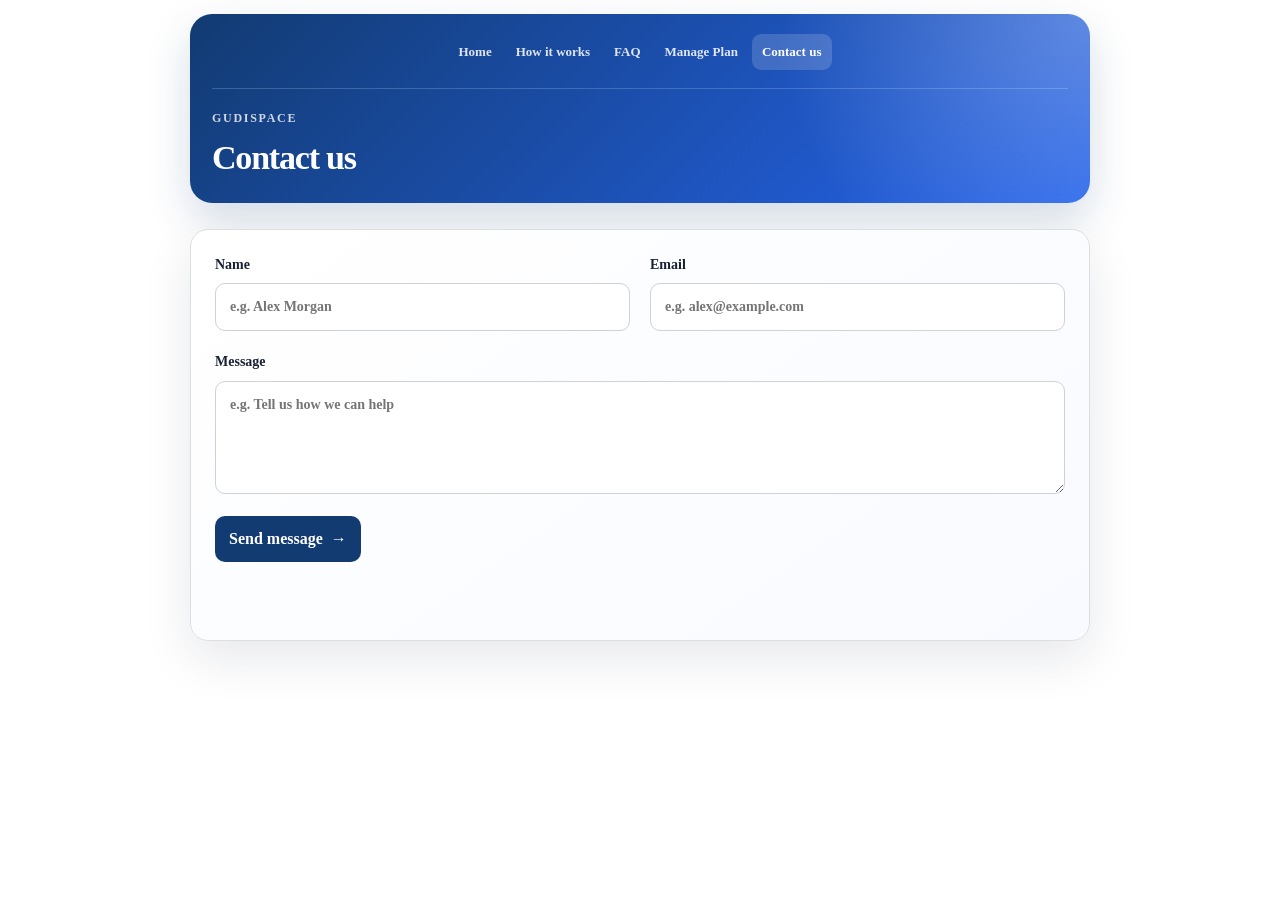
<file: contact-us.html>
<!doctype html>
<html lang="en">
  <head>
    <meta charset="UTF-8" />
    <meta name="viewport" content="width=device-width, initial-scale=1.0" />
    <meta name="description" content="Get in touch with the GudiSpace team." />
    <title>Contact us | GudiSpace</title>
    <link rel="stylesheet" href="styles.css?v=168" />
    <script src="navigation.js?v=168" defer></script>
  </head>
  <body>
    <header class="builder-header content-page-header">
      <nav class="builder-topbar" aria-label="GudiSpace navigation">
        <button class="builder-menu-toggle" id="builder-menu-toggle" type="button" aria-expanded="false" aria-controls="builder-navigation" aria-label="Open navigation"><span></span><span></span><span></span></button>
        <div class="builder-navigation" id="builder-navigation">
          <a href="index.html" data-config-text="navigation.home">Home</a>
          <a href="how-it-works.html" data-config-text="navigation.howItWorks">How it works</a>
          <a href="examples.html" data-navigation-key="examples" data-config-text="navigation.examples" hidden>Examples</a>
          <a href="pricing.html" data-navigation-key="pricing" data-config-text="navigation.pricing" hidden>Pricing</a>
          <a href="faq.html" data-config-text="navigation.faq">FAQ</a>
          <a href="manage_plan.html" data-navigation-key="managePlan" data-config-text="navigation.managePlan">Manage Plan</a>
          <a class="active" href="contact-us.html" data-config-text="navigation.contactUs">Contact us</a>
        </div>
      </nav>
      <div class="content-page-intro">
        <p class="eyebrow" data-config-text="brand.name">GudiSpace</p>
        <h1 data-config-text="headings.contactUs">Contact us</h1>
      </div>
    </header>
    <main class="content-page">
      <section class="home-panel contact-us-panel" id="contact-us">
        <form id="builder-contact-form">
          <div class="field-grid">
            <label>
              Name
              <input name="name" required placeholder="e.g. Alex Morgan" />
            </label>
            <label>
              Email
              <input name="email" type="email" required placeholder="e.g. alex@example.com" />
            </label>
            <label class="full-width">
              Message
              <textarea name="message" required rows="4" placeholder="e.g. Tell us how we can help"></textarea>
            </label>
          </div>
          <button class="home-panel-action" type="submit">Send message <span aria-hidden="true">→</span></button>
          <p id="contact-us-status" class="home-panel-status" role="status" aria-live="polite"></p>
        </form>
      </section>
    </main>
  </body>
</html>
</file>
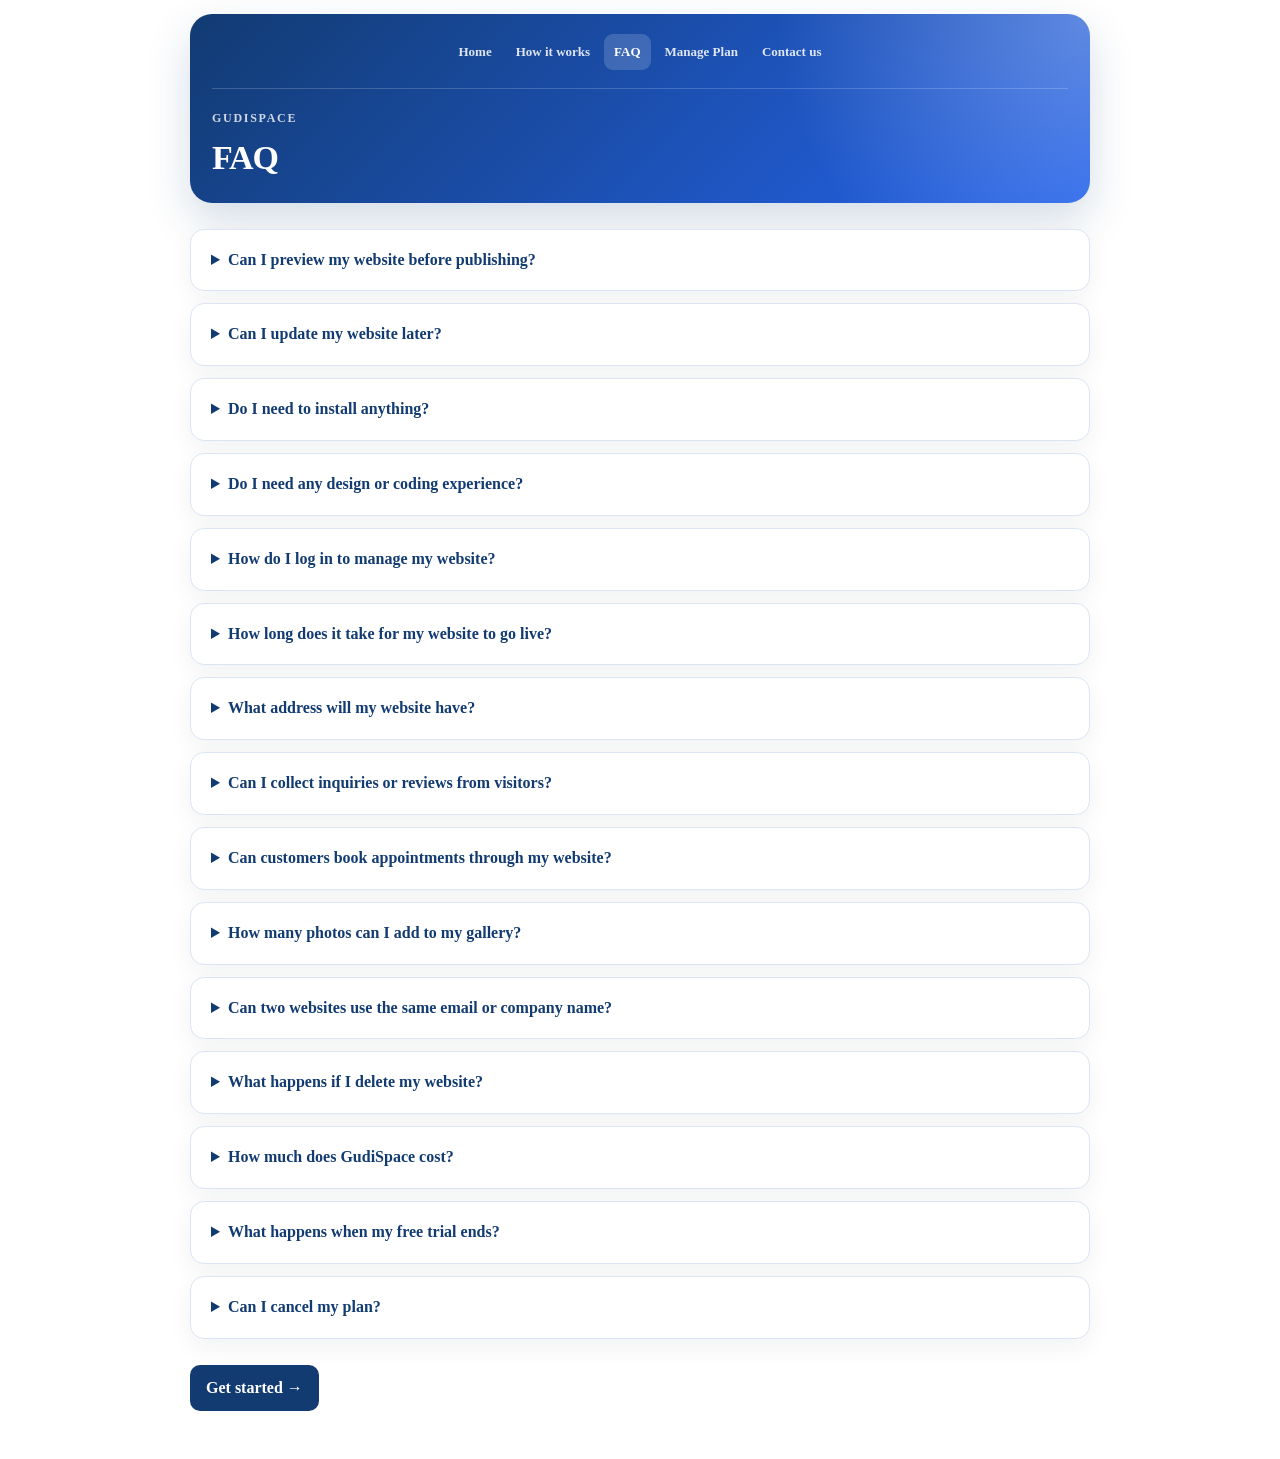
<file: faq.html>
<!doctype html>
<html lang="en">
  <head>
    <meta charset="UTF-8" />
    <meta name="viewport" content="width=device-width, initial-scale=1.0" />
    <meta name="description" content="Frequently asked questions about GudiSpace." />
    <title>FAQ | GudiSpace</title>
    <link rel="stylesheet" href="styles.css?v=168" />
    <script src="navigation.js?v=168" defer></script>
  </head>
  <body>
    <header class="builder-header content-page-header">
      <nav class="builder-topbar" aria-label="GudiSpace navigation">
        <button class="builder-menu-toggle" id="builder-menu-toggle" type="button" aria-expanded="false" aria-controls="builder-navigation" aria-label="Open navigation"><span></span><span></span><span></span></button>
        <div class="builder-navigation" id="builder-navigation">
          <a href="index.html" data-config-text="navigation.home">Home</a>
          <a href="how-it-works.html" data-config-text="navigation.howItWorks">How it works</a>
          <a href="examples.html" data-navigation-key="examples" data-config-text="navigation.examples" hidden>Examples</a>
          <a href="pricing.html" data-navigation-key="pricing" data-config-text="navigation.pricing" hidden>Pricing</a>
          <a class="active" href="faq.html" data-config-text="navigation.faq">FAQ</a>
          <a href="manage_plan.html" data-navigation-key="managePlan" data-config-text="navigation.managePlan">Manage Plan</a>
          <a href="contact-us.html" data-config-text="navigation.contactUs">Contact us</a>
        </div>
      </nav>
      <div class="content-page-intro">
        <p class="eyebrow" data-config-text="brand.name">GudiSpace</p>
        <h1 data-config-text="headings.faq">FAQ</h1>
      </div>
    </header>
    <main class="content-page">
      <div class="faq-list" data-faq-list></div>
      <a class="page-primary-action" href="index.html#home-options">Get started <span aria-hidden="true">→</span></a>
    </main>
  </body>
</html>
</file>
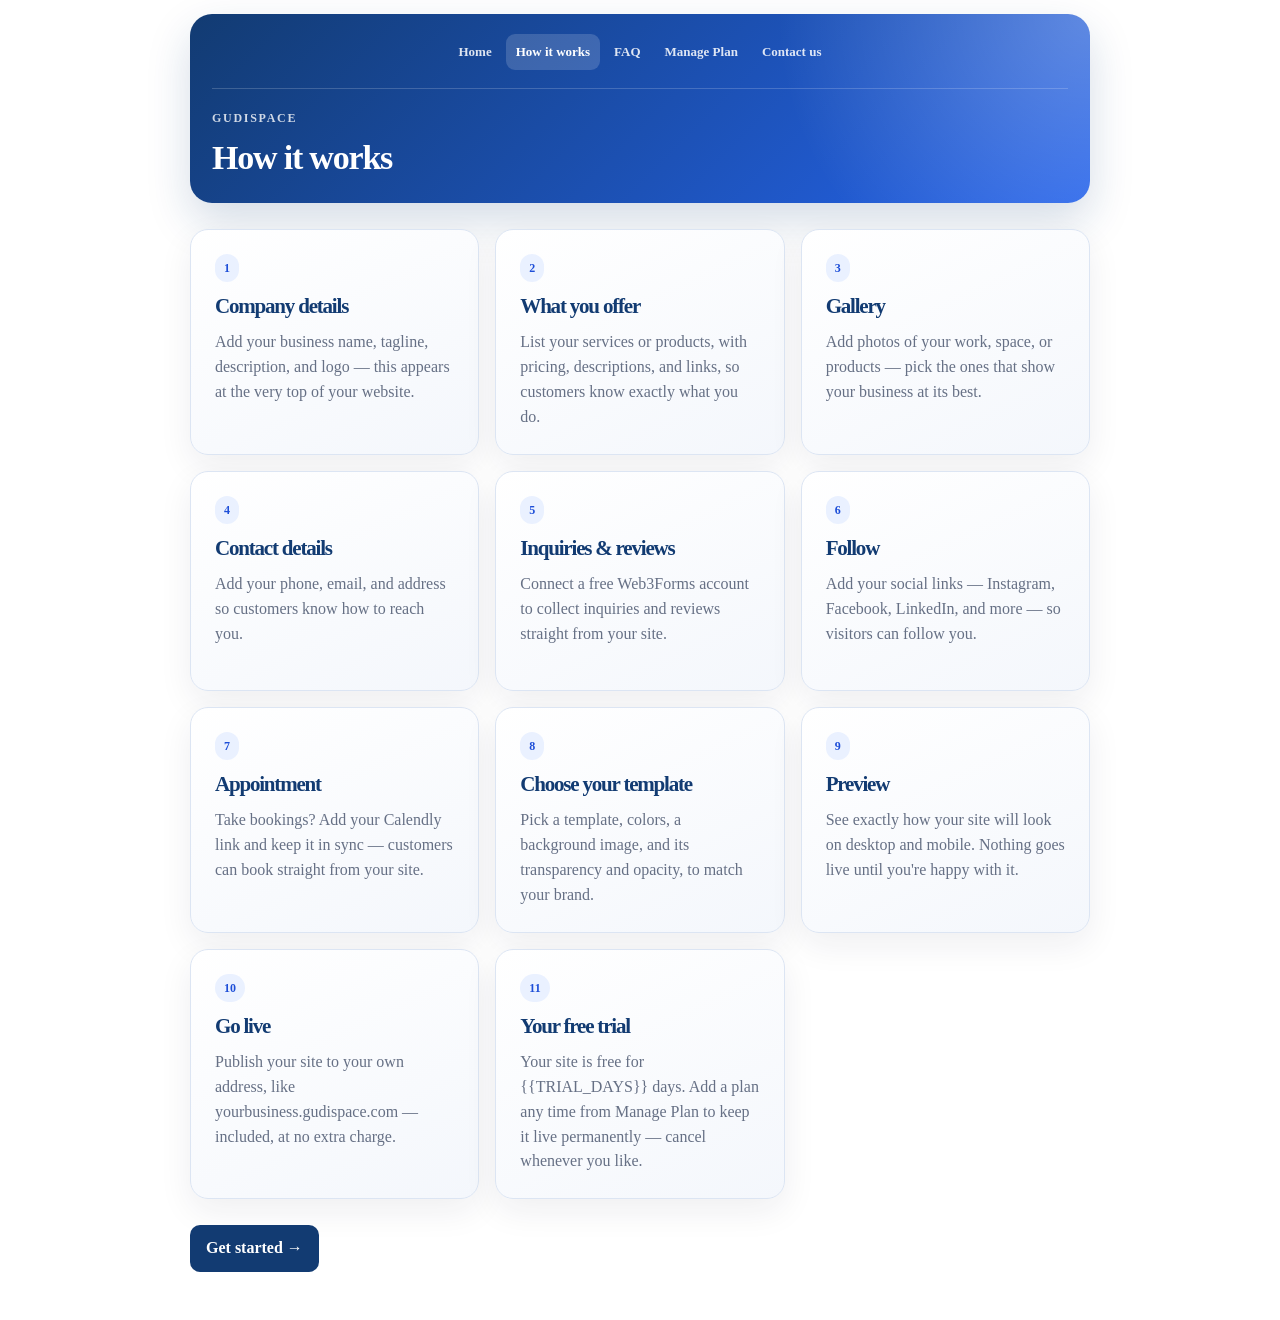
<file: how-it-works.html>
<!doctype html>
<html lang="en">
  <head>
    <meta charset="UTF-8" />
    <meta name="viewport" content="width=device-width, initial-scale=1.0" />
    <meta name="description" content="Learn how GudiSpace builds and publishes your business website." />
    <title>How it works | GudiSpace</title>
    <link rel="stylesheet" href="styles.css?v=168" />
    <script src="navigation.js?v=168" defer></script>
  </head>
  <body>
    <header class="builder-header content-page-header">
      <nav class="builder-topbar" aria-label="GudiSpace navigation">
        <button class="builder-menu-toggle" id="builder-menu-toggle" type="button" aria-expanded="false" aria-controls="builder-navigation" aria-label="Open navigation"><span></span><span></span><span></span></button>
        <div class="builder-navigation" id="builder-navigation">
          <a href="index.html" data-config-text="navigation.home">Home</a>
          <a class="active" href="how-it-works.html" data-config-text="navigation.howItWorks">How it works</a>
          <a href="examples.html" data-navigation-key="examples" data-config-text="navigation.examples" hidden>Examples</a>
          <a href="pricing.html" data-navigation-key="pricing" data-config-text="navigation.pricing" hidden>Pricing</a>
          <a href="faq.html" data-config-text="navigation.faq">FAQ</a>
          <a href="manage_plan.html" data-navigation-key="managePlan" data-config-text="navigation.managePlan">Manage Plan</a>
          <a href="contact-us.html" data-config-text="navigation.contactUs">Contact us</a>
        </div>
      </nav>
      <div class="content-page-intro">
        <p class="eyebrow" data-config-text="brand.name">GudiSpace</p>
        <h1 data-config-text="headings.howItWorks">How it works</h1>
      </div>
    </header>
    <main class="content-page">
      <div class="landing-card-grid" data-how-it-works-list></div>
      <a class="page-primary-action" href="index.html#home-options">Get started <span aria-hidden="true">→</span></a>
    </main>
  </body>
</html>
</file>
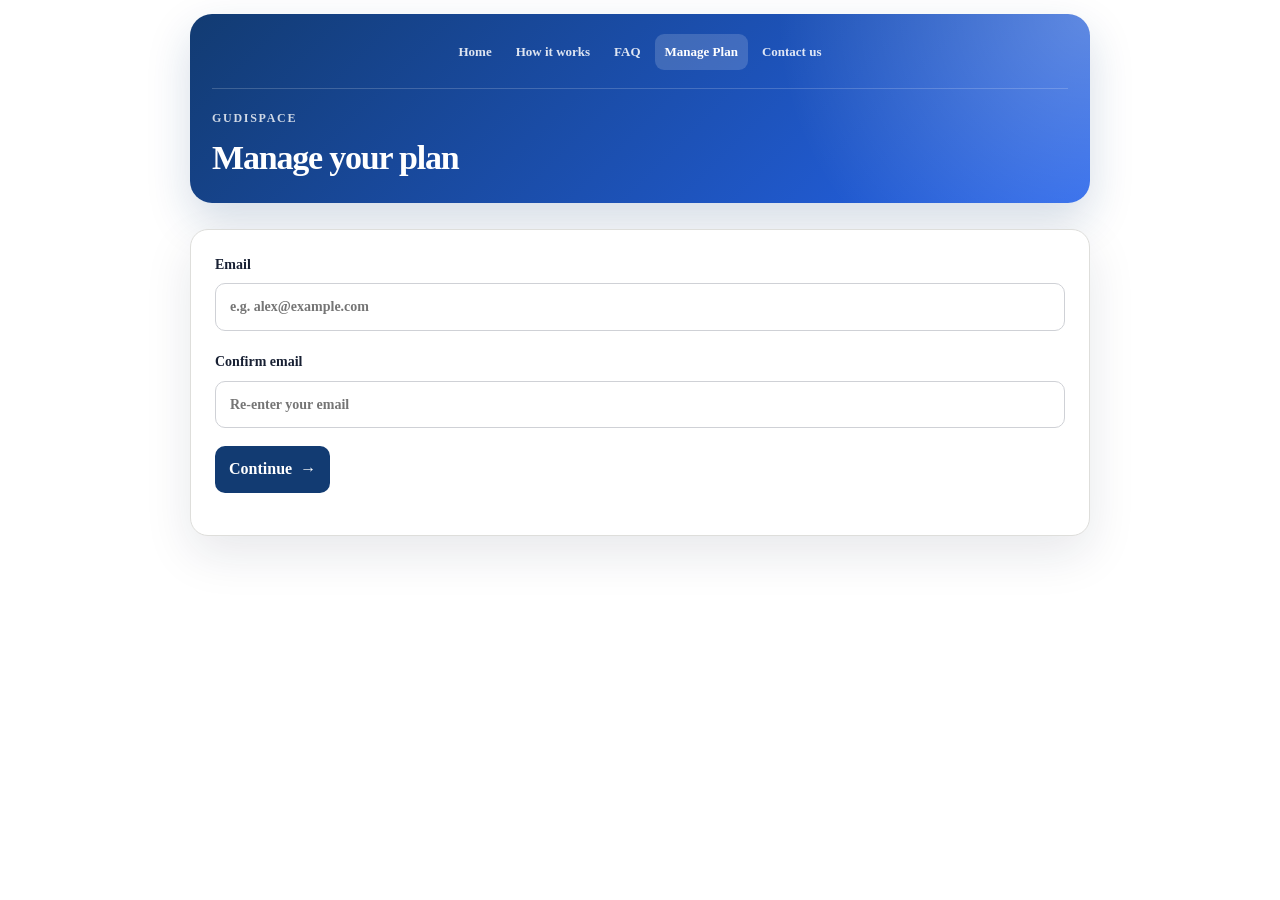
<file: manage_plan.html>
<!doctype html>
<html lang="en">
  <head>
    <meta charset="UTF-8" />
    <meta name="viewport" content="width=device-width, initial-scale=1.0" />
    <meta name="description" content="Add, manage, or cancel your GudiSpace plan." />
    <title>Manage plan | GudiSpace</title>
    <link rel="stylesheet" href="styles.css?v=168" />
    <script src="navigation.js?v=168" defer></script>
    <script src="manage-plan.js?v=168" defer></script>
  </head>
  <body>
    <header class="builder-header content-page-header">
      <nav class="builder-topbar" aria-label="GudiSpace navigation">
        <button class="builder-menu-toggle" id="builder-menu-toggle" type="button" aria-expanded="false" aria-controls="builder-navigation" aria-label="Open navigation"><span></span><span></span><span></span></button>
        <div class="builder-navigation" id="builder-navigation">
          <a href="index.html" data-config-text="navigation.home">Home</a>
          <a href="how-it-works.html" data-config-text="navigation.howItWorks">How it works</a>
          <a href="examples.html" data-navigation-key="examples" data-config-text="navigation.examples" hidden>Examples</a>
          <a href="pricing.html" data-navigation-key="pricing" data-config-text="navigation.pricing" hidden>Pricing</a>
          <a href="faq.html" data-config-text="navigation.faq">FAQ</a>
          <a class="active" href="manage_plan.html" data-navigation-key="managePlan" data-config-text="navigation.managePlan">Manage Plan</a>
          <a href="contact-us.html" data-config-text="navigation.contactUs">Contact us</a>
        </div>
      </nav>
      <div class="content-page-intro">
        <p class="eyebrow" data-config-text="brand.name">GudiSpace</p>
        <h1 data-config-text="headings.managePlan">Manage your plan</h1>
      </div>
    </header>
    <main class="content-page">
      <section class="home-panel">
        <div class="field-grid">
          <label class="full-width">
            Email
            <input id="plan-email" type="email" required placeholder="e.g. alex@example.com" />
          </label>
          <label class="full-width">
            Confirm email
            <input id="plan-email-confirm" type="email" required placeholder="Re-enter your email" />
          </label>
        </div>
        <button id="plan-lookup" class="home-panel-action" type="button">Continue <span aria-hidden="true">→</span></button>
        <p id="plan-status" class="home-panel-status" role="status" aria-live="polite"></p>
      </section>

      <section id="plan-options" class="home-panel" hidden>
        <div class="home-panel-heading">
          <h3>Add a plan</h3>
        </div>
        <div class="landing-card-grid" style="grid-template-columns: repeat(2, minmax(0, 1fr));">
          <article class="pricing-tile">
            <h2>Monthly</h2>
            <strong id="plan-monthly-price" class="pricing-value"></strong>
            <button id="plan-monthly" class="home-panel-action" type="button">Pay monthly</button>
          </article>
          <article class="pricing-tile">
            <h2>Yearly</h2>
            <strong id="plan-yearly-price" class="pricing-value"></strong>
            <button id="plan-yearly" class="home-panel-action" type="button">Pay yearly</button>
          </article>
        </div>
      </section>

      <section id="plan-otp-section" class="home-panel" hidden>
        <div class="home-panel-heading">
          <h3>Manage your plan</h3>
          <p>Switch between monthly and yearly, update your card, or cancel.</p>
        </div>
        <button id="plan-send-otp" class="home-panel-action" type="button">Send verification code</button>
        <div class="field-grid">
          <label class="full-width">
            Verification code
            <input id="plan-otp" inputmode="numeric" placeholder="6-digit code" />
          </label>
        </div>
        <button id="plan-open-portal" class="home-panel-action" type="button">Open billing portal <span aria-hidden="true">→</span></button>
        <p id="plan-manage-status" class="home-panel-status" role="status" aria-live="polite"></p>
      </section>
    </main>
  </body>
</html>
</file>
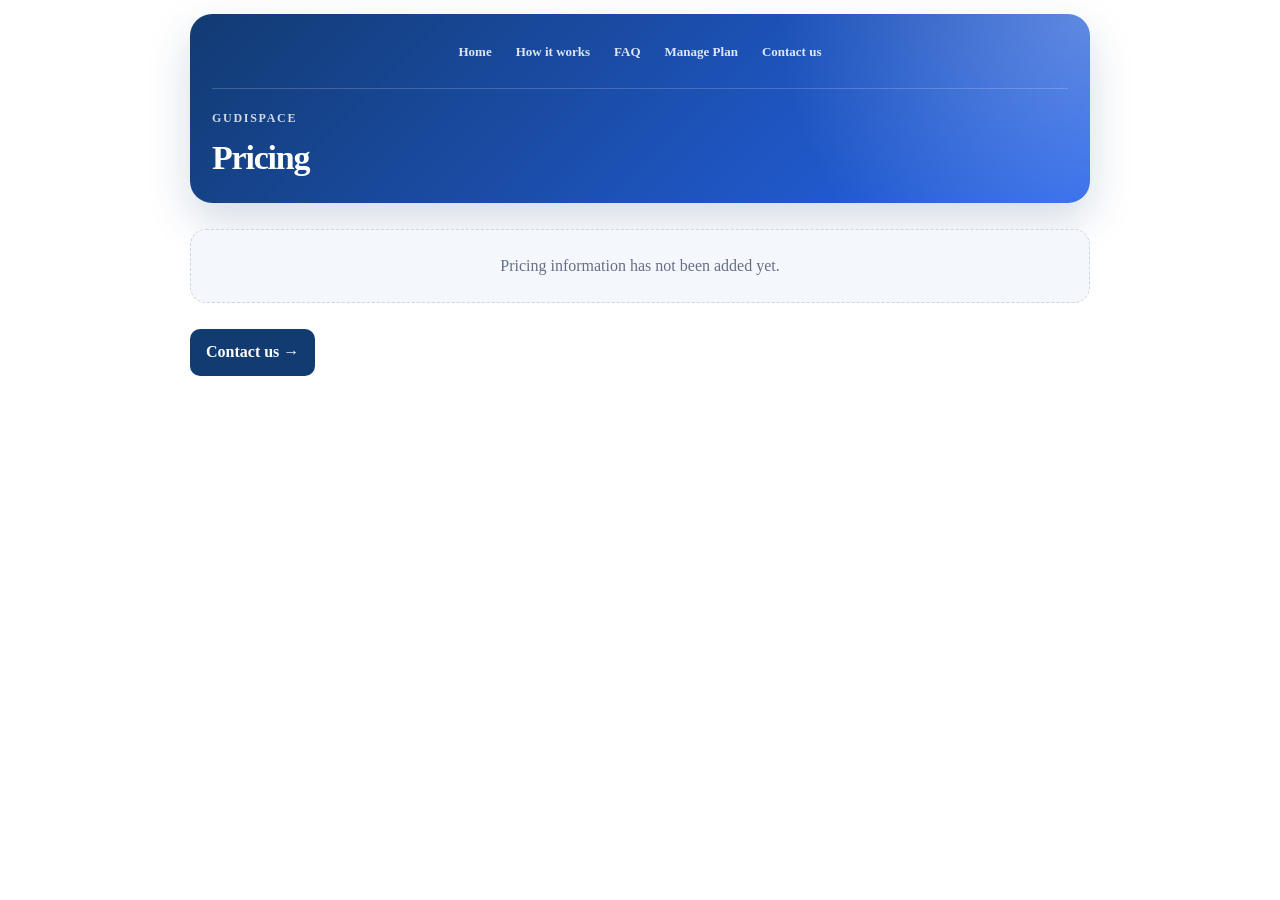
<file: pricing.html>
<!doctype html>
<html lang="en">
  <head>
    <meta charset="UTF-8" />
    <meta name="viewport" content="width=device-width, initial-scale=1.0" />
    <meta name="description" content="View GudiSpace pricing options." />
    <title>Pricing | GudiSpace</title>
    <link rel="stylesheet" href="styles.css?v=168" />
    <script src="navigation.js?v=168" defer></script>
  </head>
  <body>
    <header class="builder-header content-page-header">
      <nav class="builder-topbar" aria-label="GudiSpace navigation">
        <button class="builder-menu-toggle" id="builder-menu-toggle" type="button" aria-expanded="false" aria-controls="builder-navigation" aria-label="Open navigation"><span></span><span></span><span></span></button>
        <div class="builder-navigation" id="builder-navigation">
          <a href="index.html" data-config-text="navigation.home">Home</a>
          <a href="how-it-works.html" data-config-text="navigation.howItWorks">How it works</a>
          <a href="examples.html" data-navigation-key="examples" data-config-text="navigation.examples" hidden>Examples</a>
          <a class="active" href="pricing.html" data-navigation-key="pricing" data-config-text="navigation.pricing" hidden>Pricing</a>
          <a href="faq.html" data-config-text="navigation.faq">FAQ</a>
          <a href="manage_plan.html" data-navigation-key="managePlan" data-config-text="navigation.managePlan">Manage Plan</a>
          <a href="contact-us.html" data-config-text="navigation.contactUs">Contact us</a>
        </div>
      </nav>
      <div class="content-page-intro">
        <p class="eyebrow" data-config-text="brand.name">GudiSpace</p>
        <h1 data-config-text="headings.pricing">Pricing</h1>
      </div>
    </header>
    <main class="content-page">
      <div class="landing-card-grid pricing-grid" data-pricing-list></div>
      <a class="page-primary-action" href="contact-us.html">Contact us <span aria-hidden="true">→</span></a>
    </main>
  </body>
</html>
</file>
<file: styles.css>
:root {
  --ink: #182033;
  --muted: #667085;
  --paper: #ffffff;
  --white: #ffffff;
  --navy: #123b72;
  --accent: #2563eb;
  --accent-dark: #1d4ed8;
  --border: #dededb;
  --danger: #a42d2d;
  --success: #17663a;
  --shadow: 0 18px 48px rgba(23, 34, 56, 0.1);
  --selected-primary: #c79245;
  --selected-secondary: #172238;
  --selected-page: #fbfaf7;
  --completion-start: #123b72;
  --completion-end: #2563eb;
  --completion-shadow: rgba(37, 99, 235, 0.24);
  --completion-link: #1d4ed8;
  --completed-card-background: #f2f7ff;
  --completed-card-border: rgba(37, 99, 235, 0.35);
  --completed-icon-background: #eaf1ff;
}

* {
  box-sizing: border-box;
}

body {
  margin: 0;
  color: var(--ink);
  background: var(--paper);
  font-family: "Anthropic Serif", "Iowan Old Style", "Palatino Linotype", Georgia, serif;
  line-height: 1.55;
  overflow-x: hidden;
}

button,
input,
textarea,
select {
  font: inherit;
}

.builder-header {
  width: min(900px, calc(100% - 40px));
  margin-inline: auto;
}

main {
  width: min(900px, calc(100% - 40px));
  margin-inline: auto;
}

.home-screen {
  display: grid;
  gap: 24px;
  padding: 16px 0 42px;
}

.home-screen[hidden],
.home-panel[hidden] {
  display: none;
}

/* The create/modify wizard is a full modal: a dim, blurred backdrop with
   a single centered panel that owns its own scrolling. This keeps the
   long page behind it locked and out of the way, instead of the wizard
   competing with the rest of the page for scroll position (which was the
   root cause of the step-to-step "shake"). */
#builder-workspace.wizard-modal {
  position: fixed;
  z-index: 1000;
  display: flex;
  align-items: center;
  justify-content: center;
  inset: 0;
  padding: 28px;
  background: rgb(15 23 42 / 52%);
  backdrop-filter: blur(4px);
}

#builder-workspace.wizard-modal[hidden] {
  display: none;
}

.wizard-modal-panel {
  display: flex;
  flex-direction: column;
  width: min(900px, 100%);
  /* A fixed height (not max-height) so every step gets the same panel
     size - using as much of the viewport as comfortably fits - and each
     step's own content scrolls inside that constant frame instead of the
     whole panel growing or shrinking to fit whatever step is showing. */
  height: calc(100vh - 56px);
  padding: 8px 24px 0;
  overflow-y: auto;
  overscroll-behavior: contain;
  background: var(--paper);
  border-radius: 20px;
  box-shadow: 0 24px 70px rgb(15 23 42 / 28%);
  -webkit-overflow-scrolling: touch;
}

/* Locked while the wizard modal is open, so the page behind it can't
   scroll along with (or instead of) the panel. */
body.wizard-modal-open {
  overflow: hidden;
}

.home-options {
  display: grid;
  gap: 22px;
  padding: 26px;
  background: #f4f7fc;
  border: 1px solid #dce5f3;
  border-radius: 22px;
  box-shadow: 0 18px 46px rgba(23, 34, 56, 0.09);
}

.home-welcome {
  padding: 0 2px;
}

.home-welcome h2 {
  margin: 0 0 6px;
  color: var(--navy);
  font-size: 22px;
}

.home-welcome p:last-child {
  max-width: 620px;
  margin: 0;
  color: var(--muted);
}

.home-actions {
  display: grid;
  grid-template-columns: repeat(3, minmax(0, 1fr));
  gap: 16px;
}

.created-website-result {
  display: flex;
  gap: 22px;
  align-items: center;
  justify-content: space-between;
  padding: 22px 24px;
  color: var(--white);
  background: linear-gradient(
    135deg,
    var(--completion-start),
    var(--completion-end)
  );
  border-radius: 18px;
  box-shadow: 0 18px 42px var(--completion-shadow);
}

.created-website-result[hidden] {
  display: none;
}

.created-website-result h3,
.created-website-result p {
  margin: 0;
  color: var(--white);
}

.created-website-result h3 {
  margin-bottom: 5px;
  font-size: 23px;
}

.created-website-result .eyebrow {
  margin-bottom: 4px;
  opacity: 0.78;
}

.created-website-result a {
  flex: 0 0 auto;
  padding: 11px 15px;
  color: var(--completion-link);
  font-weight: 700;
  text-decoration: none;
  background: var(--white);
  border-radius: 10px;
}

.created-website-result a[hidden] {
  display: none;
}

.created-website-pending {
  display: flex;
  flex: 0 0 auto;
  align-items: center;
  justify-content: center;
  padding: 8px;
}

.created-website-pending[hidden] {
  display: none;
}

.ring-progress {
  transform: rotate(-90deg);
}

.ring-progress-track {
  fill: none;
  stroke: rgb(255 255 255 / 30%);
  stroke-width: 4;
}

.ring-progress-fill {
  fill: none;
  stroke: var(--white);
  stroke-width: 4;
  stroke-linecap: round;
  transition: stroke-dashoffset 0.3s ease;
}

.home-action-card.website-created {
  background: var(--completed-card-background);
  border-color: var(--completed-card-border);
}

.home-action-card {
  display: grid;
  gap: 14px;
  align-content: space-between;
  min-height: 190px;
  padding: 22px;
  background: var(--white);
  border: 1px solid var(--border);
  border-radius: 18px;
  box-shadow: 0 12px 34px rgba(23, 34, 56, 0.07);
  transition:
    border-color 180ms ease,
    box-shadow 180ms ease,
    transform 180ms ease;
}

.home-action-card:hover {
  border-color: rgba(37, 99, 235, 0.45);
  box-shadow: 0 18px 42px rgba(23, 34, 56, 0.12);
  transform: translateY(-3px);
}

.home-action-card h3,
.home-action-card p {
  margin: 0;
}

.home-action-card h3 {
  margin-bottom: 6px;
  color: var(--navy);
  font-size: 22px;
}

.home-action-card p {
  font-size: 14px;
}

.home-action-card button,
.home-panel-action {
  display: inline-flex;
  gap: 8px;
  align-items: center;
  justify-content: center;
  width: 100%;
  padding: 11px 14px;
  color: var(--white);
  font-weight: 700;
  background: var(--navy);
  border: 0;
  border-radius: 10px;
  cursor: pointer;
}

.home-action-primary {
  background: linear-gradient(155deg, #ffffff, #f2f7ff);
  border-color: rgba(37, 99, 235, 0.35);
}

.home-action-card:nth-child(2) {
  background: linear-gradient(155deg, #ffffff, #f7f9fc);
  border-color: #d6deea;
}

.home-action-card:nth-child(3) {
  background: linear-gradient(155deg, #ffffff, #fff8f7);
  border-color: #eedbd8;
}

.home-action-muted {
  background: #fafafa;
}

.home-action-card button:disabled {
  color: var(--muted);
  background: #eceef2;
  cursor: not-allowed;
}

.home-panel {
  display: grid;
  gap: 18px;
  padding: 24px;
  background: var(--white);
  border: 1px solid var(--border);
  border-radius: 18px;
  box-shadow: var(--shadow);
}

.home-panel-heading {
  display: flex;
  gap: 16px;
  align-items: start;
  justify-content: space-between;
}

.home-panel-heading h3,
.home-panel-heading p {
  margin: 0;
}

.panel-close {
  display: grid;
  width: 34px;
  height: 34px;
  color: var(--navy);
  font-size: 22px;
  background: #eef2f8;
  border: 0;
  border-radius: 50%;
  cursor: pointer;
  place-items: center;
}

.home-panel-action {
  width: auto;
  justify-self: start;
}

.delete-website-action {
  background: var(--danger);
}

.home-panel-status {
  margin: 0;
  color: var(--muted);
  white-space: pre-wrap;
}

.home-panel-status.success {
  color: var(--success);
}

.home-panel-status.error {
  color: var(--danger);
}

.trial-note {
  margin: 0;
  color: var(--muted);
  font-size: 13px;
}

#trial-reminder-note a {
  padding: 0;
  background: none;
  border-radius: 0;
  color: inherit;
  font-weight: 700;
  text-decoration: underline;
}

.operation-loader {
  position: fixed;
  z-index: 1200;
  display: grid;
  inset: 0;
  padding: 20px;
  background: rgb(15 23 42 / 46%);
  backdrop-filter: blur(3px);
  place-items: center;
}

.operation-loader[hidden] {
  display: none;
}

.operation-loader-card {
  display: flex;
  gap: 12px;
  align-items: center;
  min-width: min(280px, 100%);
  padding: 18px 22px;
  color: var(--navy);
  background: var(--white);
  border: 1px solid var(--border);
  border-radius: 14px;
  box-shadow: 0 20px 50px rgb(15 23 42 / 20%);
}

.operation-spinner {
  width: 24px;
  height: 24px;
  border: 3px solid #dbe4f0;
  border-top-color: var(--accent);
  border-radius: 50%;
  animation: operation-spin 0.75s linear infinite;
}

.operation-in-progress {
  overflow: hidden;
}

.otp-dialog {
  position: fixed;
  z-index: 1100;
  display: grid;
  inset: 0;
  padding: 20px;
  background: rgb(15 23 42 / 52%);
  backdrop-filter: blur(4px);
  place-items: center;
}

.otp-dialog[hidden] {
  display: none;
}

.otp-dialog-card {
  display: grid;
  gap: 16px;
  width: min(100%, 430px);
  padding: 24px;
  margin: 0;
  background: var(--white);
  border: 1px solid var(--border);
  border-radius: 18px;
  box-shadow: 0 24px 70px rgb(15 23 42 / 28%);
}

.otp-dialog-card p,
.otp-dialog-card h2 {
  margin: 0;
}

.otp-dialog-heading {
  display: flex;
  gap: 16px;
  align-items: start;
  justify-content: space-between;
}

.otp-dialog-actions {
  display: flex;
  gap: 10px;
  justify-content: flex-end;
}

.otp-dialog-actions .home-panel-action {
  justify-self: auto;
}

.otp-submitting {
  display: inline-flex;
  gap: 9px;
  align-items: center;
}

.otp-submitting::before {
  width: 15px;
  height: 15px;
  content: "";
  border: 2px solid rgb(255 255 255 / 45%);
  border-top-color: currentColor;
  border-radius: 50%;
  animation: operation-spin 0.75s linear infinite;
}

.otp-resend-button {
  padding: 10px 14px;
  color: var(--navy);
  font-weight: 700;
  background: #eef2f8;
  border: 0;
  border-radius: 9px;
  cursor: pointer;
}

.otp-dialog-actions button:disabled {
  cursor: not-allowed;
  opacity: 0.6;
}



@keyframes operation-spin {
  to {
    transform: rotate(360deg);
  }
}

.modify-only-message {
  display: block;
  margin-top: 7px;
  color: var(--muted);
}

.contact-primary-fields {
  display: grid;
  grid-template-columns: repeat(2, minmax(0, 1fr));
  gap: 20px;
  align-items: start;
}

.contact-primary-fields > label {
  display: grid;
  gap: 8px;
}

.contact-field-label {
  display: inline-flex;
  min-height: 20px;
  align-items: center;
}

.contact-primary-fields input {
  min-height: 46px;
}

#contact-email:read-only {
  color: var(--muted);
  background: #f1f3f6;
  cursor: not-allowed;
}

.contact-us-panel {
  background: linear-gradient(145deg, #ffffff, #f8faff);
}

.builder-home-button {
  padding: 4px 9px;
  color: var(--navy);
  font-size: 12px;
  font-weight: 700;
  background: #eef2f8;
  border: 0;
  border-radius: 7px;
  cursor: pointer;
}

.builder-header {
  padding: 14px 22px 22px;
  margin-top: 14px;
  background:
    radial-gradient(circle at top right, rgba(255, 255, 255, 0.28), transparent 34%),
    linear-gradient(135deg, var(--navy), var(--accent));
  border-radius: 22px;
  box-shadow: 0 18px 44px rgba(18, 59, 114, 0.18);
}

.builder-topbar {
  position: relative;
  z-index: 20;
  display: flex;
  gap: 20px;
  align-items: center;
  justify-content: center;
  min-height: 48px;
}

.builder-brand {
  display: inline-flex;
  gap: 10px;
  align-items: center;
  padding: 0;
  color: var(--white);
  font-weight: 800;
  text-decoration: none;
  background: transparent;
  border: 0;
  cursor: pointer;
}

.gudispace-logo-mark {
  position: relative;
  display: grid;
  width: 48px;
  height: 48px;
  color: var(--accent);
  font-family: Arial, sans-serif;
  font-size: 23px;
  font-weight: 900;
  background: var(--white);
  border-radius: 13px 13px 13px 5px;
  box-shadow: 0 8px 20px rgba(10, 35, 78, 0.2);
  place-items: center;
}

.gudispace-logo-mark::after {
  position: absolute;
  right: -3px;
  bottom: -3px;
  width: 10px;
  height: 10px;
  background: #8dc5ff;
  border: 2px solid var(--navy);
  border-radius: 50%;
  content: "";
}

.gudispace-logo-mark img {
  width: 100%;
  height: 100%;
  object-fit: contain;
  border-radius: inherit;
}

.gudispace-logo-mark:has(img:not([hidden]))::after {
  display: none;
}

.builder-brand-name {
  font-size: 22px;
  letter-spacing: -0.4px;
}

.builder-navigation {
  display: flex;
  gap: 4px;
  align-items: center;
}

.builder-navigation > a {
  padding: 8px 10px;
  color: rgba(255, 255, 255, 0.86);
  font-size: 13px;
  font-weight: 700;
  text-decoration: none;
  border-radius: 9px;
  cursor: pointer;
  list-style: none;
}

.builder-navigation > a:hover,
.builder-navigation > a.active {
  color: var(--white);
  background: rgba(255, 255, 255, 0.16);
}

.builder-menu-toggle {
  position: absolute;
  top: 50%;
  right: 0;
  display: none;
  width: 42px;
  height: 40px;
  padding: 9px;
  background: rgba(255, 255, 255, 0.14);
  border: 1px solid rgba(255, 255, 255, 0.25);
  border-radius: 10px;
  cursor: pointer;
  transform: translateY(-50%);
}

.builder-menu-toggle span {
  display: block;
  height: 2px;
  margin: 4px 0;
  background: var(--white);
  border-radius: 4px;
}

.builder-intro,
.content-page-intro {
  padding-top: 20px;
  margin-top: 12px;
  border-top: 1px solid rgba(255, 255, 255, 0.18);
}

.builder-header .eyebrow,
.builder-header h1,
.builder-header p {
  color: var(--white);
}

.builder-header .eyebrow {
  opacity: 0.8;
}

.eyebrow {
  margin: 0 0 10px;
  color: var(--accent-dark);
  font-size: 12px;
  font-weight: 700;
  letter-spacing: 1.7px;
  text-transform: uppercase;
}

h1,
h2 {
  margin-top: 0;
  font-family: "Anthropic Serif", "Iowan Old Style", "Palatino Linotype", Georgia, serif;
  line-height: 1.15;
  letter-spacing: -1.2px;
}

h1 {
  margin-bottom: 4px;
  color: var(--accent-dark);
  font-size: clamp(25px, 2.7vw, 34px);
  white-space: nowrap;
}

h2 {
  margin-bottom: 4px;
  font-size: 22px;
}

p {
  color: var(--muted);
}

.builder-header p:last-child,
.section-heading p {
  margin: 0;
}

.builder-intro > p:not(.eyebrow) {
  margin: 0 0 5px;
}

.device-note {
  justify-self: start;
  flex: 0 0 auto;
  padding: 4px 9px;
  color: var(--white);
  font-size: 12px;
  font-weight: 700;
  background: rgba(255, 255, 255, 0.16);
  border-radius: 99px;
}

.content-page {
  display: grid;
  gap: 26px;
  padding: 26px 0 48px;
}

.content-page-intro h1 {
  white-space: normal;
}

.content-page-intro > p:last-child {
  max-width: 650px;
  margin: 0;
  color: rgba(255, 255, 255, 0.88);
}

.landing-card-grid {
  display: grid;
  grid-template-columns: repeat(3, minmax(0, 1fr));
  gap: 16px;
}

.information-tile,
.example-tile,
.pricing-tile,
.resource-tile {
  display: grid;
  gap: 12px;
  align-content: start;
  min-height: 220px;
  padding: 24px;
  color: var(--ink);
  text-decoration: none;
  background: linear-gradient(155deg, #ffffff, #f4f7fc);
  border: 1px solid #dce5f3;
  border-radius: 18px;
  box-shadow: 0 12px 34px rgba(23, 34, 56, 0.07);
}

.information-tile strong,
.example-tile > span {
  justify-self: start;
  padding: 5px 9px;
  color: var(--accent-dark);
  font-size: 12px;
  font-weight: 800;
  background: #eaf1ff;
  border-radius: 99px;
}

.information-tile h2,
.example-tile h2,
.pricing-tile h2,
.resource-tile h2 {
  margin: 0;
  color: var(--navy);
  font-size: 21px;
}

.information-tile p,
.example-tile p,
.pricing-tile p,
.resource-tile p {
  margin: 0;
}

.example-tile:nth-child(2) {
  background: linear-gradient(155deg, #ffffff, #f7f9fc);
}

.example-tile:nth-child(3) {
  background: linear-gradient(155deg, #ffffff, #fff8f7);
}

.example-tile b {
  align-self: end;
  color: var(--accent-dark);
}

.pricing-tile .pricing-value {
  color: var(--accent-dark);
  font-size: clamp(28px, 4vw, 42px);
  line-height: 1;
}

.pricing-tile ul {
  display: grid;
  gap: 8px;
  padding-left: 20px;
  margin: 2px 0 8px;
  color: var(--muted);
}

.pricing-tile > a {
  align-self: end;
  justify-self: start;
  padding: 10px 14px;
  color: var(--white);
  font-weight: 800;
  text-decoration: none;
  background: var(--navy);
  border-radius: 9px;
}

.empty-page-state {
  grid-column: 1 / -1;
  margin: 0;
  padding: 24px;
  text-align: center;
  background: #f4f7fc;
  border: 1px dashed #c9d6e8;
  border-radius: 16px;
}

.faq-list {
  display: grid;
  gap: 12px;
}

.faq-list details {
  padding: 18px 20px;
  background: var(--white);
  border: 1px solid #dce5f3;
  border-radius: 14px;
  box-shadow: 0 8px 24px rgba(23, 34, 56, 0.06);
}

.faq-list summary {
  color: var(--navy);
  font-weight: 800;
  cursor: pointer;
}

.faq-list p {
  margin: 12px 0 0;
}

.resource-tile {
  transition:
    border-color 180ms ease,
    transform 180ms ease;
}

.resource-tile:hover {
  border-color: rgba(37, 99, 235, 0.45);
  transform: translateY(-3px);
}

.resource-tile > span {
  align-self: end;
  color: var(--accent-dark);
  font-weight: 800;
}

.page-primary-action {
  justify-self: start;
  padding: 11px 16px;
  color: var(--white);
  font-weight: 800;
  text-decoration: none;
  background: var(--navy);
  border-radius: 10px;
}

.hero-intro {
  display: flex;
  flex-direction: column;
  align-items: center;
  padding-top: 8px;
  text-align: center;
  border-top: none;
}

.hero-logo-mark {
  width: 68px;
  height: 68px;
  margin-bottom: 14px;
  font-size: 30px;
}

.hero-brand-name {
  margin-bottom: 6px;
  font-size: clamp(28px, 4.2vw, 44px);
  white-space: normal;
}

.hero-tagline {
  margin: 0;
  font-size: 15px;
  opacity: 0.9;
}

.hero-actions {
  display: flex;
  flex-wrap: wrap;
  justify-content: center;
  gap: 12px;
  margin-top: 20px;
}

.hero-actions .page-primary-action {
  background: var(--white);
  color: var(--navy);
}

.marketing-section {
  padding: 34px 4px;
}

.section-divider {
  width: 2px;
  height: 44px;
  margin: 6px auto;
  background: linear-gradient(to bottom, transparent, var(--border) 15%, var(--border) 85%, transparent);
}

.what-is-gudispace {
  max-width: 680px;
  margin: 0 auto;
  text-align: center;
}

.what-is-gudispace h2 {
  margin-bottom: 10px;
}

.what-is-gudispace p {
  white-space: pre-line;
}

.why-us > h2 {
  margin-bottom: 10px;
  text-align: center;
}

.why-us-list {
  display: grid;
  gap: 16px;
  max-width: 640px;
  margin: 0 auto;
}

.why-us-row {
  display: flex;
  gap: 14px;
  /* flex-start (not center) - each row now carries a heading plus a
     description underneath, so the checkmark should sit level with the
     first line of text rather than centered against the whole block. */
  align-items: flex-start;
  text-align: left;
}

.why-us-row strong {
  flex: 0 0 auto;
  display: grid;
  width: 26px;
  height: 26px;
  padding: 0;
  margin-top: 2px;
  color: var(--white);
  font-size: 14px;
  text-align: center;
  background: var(--accent);
  border-radius: 50%;
  place-items: center;
}

.why-us-text {
  display: grid;
  gap: 4px;
}

.why-us-row p {
  margin: 0;
}

.why-us-heading {
  font-weight: 700;
}

.why-us-description {
  color: var(--muted);
  font-size: 15px;
}

form {
  display: grid;
  gap: 22px;
  padding-bottom: 32px;
}

.wizard-progress {
  display: grid;
  position: sticky;
  top: 0;
  z-index: 20;
  gap: 6px;
  padding: 8px 14px;
  background: rgba(255, 255, 255, 0.95);
  border: 1px solid var(--border);
  border-radius: 10px;
  /* Pinned to the top of the viewport on purpose: relying on
     scrollIntoView() to land exactly at this bar's position was
     inconsistent - a short step (e.g. Gallery) doesn't have enough
     content below to scroll this far, so the page would stop short and
     leave stuff above still showing, while a long step could scroll past
     it entirely. Sticky guarantees it's always the first thing visible
     regardless of how tall the current step's content is. */
}

.wizard-progress-top {
  display: flex;
  gap: 12px;
  align-items: center;
  justify-content: space-between;
}

.wizard-step-label {
  display: flex;
  flex: 1;
  gap: 8px;
  align-items: baseline;
  min-width: 0;
  padding: 4px 2px;
  text-align: left;
}

#wizard-step-count {
  flex: 0 0 auto;
  color: var(--accent-dark);
  font-size: 13px;
  font-weight: 700;
}

#wizard-step-title {
  overflow: hidden;
  font-family: "Anthropic Serif", "Iowan Old Style", "Palatino Linotype", Georgia, serif;
  text-overflow: ellipsis;
  white-space: nowrap;
}

/* Previous/Next, duplicated up here next to the step name so you don't
   have to scroll down to the bottom nav to move between steps. */
.wizard-top-nav-button {
  display: grid;
  flex: 0 0 auto;
  width: 30px;
  height: 30px;
  color: var(--navy);
  font-size: 17px;
  font-weight: 700;
  background: #eef2f8;
  border: 0;
  border-radius: 50%;
  cursor: pointer;
  place-items: center;
}

.wizard-top-nav-button:disabled {
  cursor: not-allowed;
  opacity: 0.4;
}

.wizard-top-nav-button[hidden] {
  display: none;
}

.wizard-progress-track {
  height: 3px;
  overflow: hidden;
  background: #e8e6e1;
  border-radius: 99px;
}

.wizard-progress-track span {
  display: block;
  width: 0;
  height: 100%;
  background: var(--accent);
  border-radius: inherit;
  transition: width 220ms ease;
}

.wizard-step-links {
  display: flex;
  gap: 6px;
  overflow-x: auto;
  padding: 6px 0 2px;
  /* The real scrollbar is hidden here in favor of the always-visible fake
     one below (.wizard-step-links-track) - relying on the native bar
     turned out to be inconsistent across browsers: some (notably Safari
     on a trackpad) keep it as an overlay that only appears while
     actively scrolling no matter what CSS asks for, regardless of
     overflow/scrollbar-width/::-webkit-scrollbar settings. */
  scrollbar-width: none;
}

.wizard-step-links::-webkit-scrollbar {
  display: none;
}

.wizard-step-links[hidden] {
  display: none;
}

/* Always-rendered, hand-drawn scroll indicator for the step strip above -
   a thin track with a thumb sized/positioned to match real scroll
   progress (kept in sync from JS). Never hidden by the OS's overlay-
   scrollbar behavior the way a real scrollbar can be. */
.wizard-step-links-track {
  position: relative;
  height: 5px;
  margin-bottom: 4px;
  overflow: hidden;
  /* Light track, clearly-darker thumb - the previous version used
     var(--border) for both, which are close enough to white that the
     thumb was hard to make out against the track at a glance. */
  background: #e5e2db;
  border-radius: 999px;
}

.wizard-step-links-thumb {
  position: absolute;
  top: 0;
  left: 0;
  height: 100%;
  min-width: 24px;
  background: var(--muted);
  border-radius: inherit;
  cursor: grab;
}

.wizard-step-links-track {
  cursor: pointer;
}

/* Nothing to scroll (or not yet measured) - no point showing a track. */
.wizard-step-links-track[hidden] {
  display: none;
}

.wizard-step-links button {
  flex: 0 0 auto;
  padding: 6px 9px;
  color: var(--muted);
  font-size: 12px;
  font-weight: 700;
  white-space: nowrap;
  background: #ffffff;
  border: 1px solid var(--border);
  border-radius: 999px;
  cursor: pointer;
}

.wizard-step-links button:hover,
.wizard-step-links button.active {
  color: #ffffff;
  background: var(--navy);
  border-color: var(--navy);
}

.form-card.wizard-hidden {
  display: none;
}

.wizard-navigation {
  display: flex;
  gap: 14px;
  justify-content: space-between;
  width: 100%;
  padding: 4px 0;
}

.wizard-navigation button {
  display: inline-flex;
  gap: 10px;
  align-items: center;
  justify-content: center;
  min-width: 160px;
  padding: 12px 18px;
  color: var(--navy);
  font-weight: 700;
  background: var(--white);
  border: 1px solid #b8bbc2;
  border-radius: 10px;
  cursor: pointer;
}

.wizard-navigation #next-page {
  margin-left: auto;
  color: var(--white);
  background: var(--navy);
  border-color: var(--navy);
}

.wizard-navigation button:hover:not(:disabled) {
  border-color: var(--accent);
  transform: translateY(-1px);
}

.wizard-navigation button:disabled {
  cursor: not-allowed;
  opacity: 0.45;
}

.wizard-navigation button[hidden] {
  display: none;
}

.server-warning {
  display: grid;
  gap: 4px;
  padding: 16px 18px;
  margin-bottom: 22px;
  color: #7d261f;
  background: #fff0ed;
  border: 1px solid #efbbb4;
  border-radius: 12px;
}

.server-warning[hidden] {
  display: none;
}

.server-warning span {
  font-size: 14px;
}

.server-warning code {
  padding: 2px 5px;
  background: rgba(125, 38, 31, 0.08);
  border-radius: 4px;
}

.server-status {
  padding: 10px 14px;
  margin-bottom: 22px;
  color: var(--muted);
  font-size: 13px;
  background: rgba(255, 255, 255, 0.7);
  border: 1px solid var(--border);
  border-radius: 9px;
}

.server-status[hidden] {
  display: none;
}

.server-status.connected {
  color: var(--success);
  background: #edf8f1;
  border-color: #b8ddc5;
}

.server-status.disconnected {
  color: var(--danger);
  background: #fff0ed;
  border-color: #efbbb4;
}

.builder-prompt {
  margin: 10px 0 6px;
  color: var(--accent-dark);
  font-size: 18px;
  font-weight: 700;
}

/* Title + close (×) row, pinned at the very top of the wizard modal via
   the sticky .wizard-progress it lives inside - always visible above the
   step name/progress bar, never something you have to scroll past to
   find the close button. */
.wizard-modal-header {
  display: flex;
  gap: 12px;
  align-items: center;
  justify-content: space-between;
  padding-bottom: 6px;
}

.wizard-modal-header .builder-prompt {
  margin: 0;
}

.form-card {
  padding: 30px;
  background: rgba(255, 255, 255, 0.92);
  border: 1px solid var(--border);
  border-radius: 20px;
  box-shadow: 0 5px 20px rgba(23, 34, 56, 0.04);
  /* Leaves room for the now-sticky .wizard-progress bar so
     scrollIntoView() doesn't tuck this step's heading behind it. */
  scroll-margin-top: 110px;
}

.form-card:focus-within {
  border-color: rgba(199, 146, 69, 0.65);
  box-shadow: var(--shadow);
}

.section-heading {
  display: flex;
  gap: 16px;
  align-items: start;
  margin-bottom: 25px;
}

.section-heading > span {
  display: grid;
  flex: 0 0 auto;
  width: 38px;
  height: 38px;
  color: var(--accent-dark);
  font-weight: 700;
  background: #f4ecdf;
  border-radius: 50%;
  place-items: center;
}

.section-heading.compact {
  margin-bottom: 20px;
}

.section-heading p {
  font-size: 14px;
}

.template-picker {
  display: grid;
  grid-template-columns: repeat(3, minmax(0, 1fr));
  gap: 14px;
  padding: 0;
  margin: 0 0 24px;
  border: 0;
}

.bottom-template-picker {
  margin-bottom: 22px;
}

.design-mode-toggle {
  display: grid;
  grid-template-columns: repeat(2, minmax(0, 1fr));
  gap: 12px;
  margin-bottom: 22px;
}

.design-mode-option {
  position: relative;
  display: block;
  padding: 14px 16px;
  background: #f8f8f6;
  border: 2px solid transparent;
  border-radius: 12px;
  cursor: pointer;
}

.design-mode-option:has(input:checked) {
  background: #fffaf1;
  border-color: var(--accent);
}

.design-mode-option input {
  position: absolute;
  width: 1px;
  height: 1px;
  padding: 0;
  margin: -1px;
  overflow: hidden;
  clip: rect(0, 0, 0, 0);
}

.design-mode-option strong {
  display: block;
  font-size: 15px;
}

.design-mode-option small {
  display: block;
  margin-top: 2px;
  color: var(--muted);
  font-size: 13px;
}

.mood-picker {
  display: grid;
  grid-template-columns: repeat(auto-fit, minmax(160px, 1fr));
  gap: 12px;
  margin-bottom: 24px;
}

.mood-option {
  position: relative;
  display: grid;
  gap: 3px;
  padding: 14px;
  background: #f8f8f6;
  border: 2px solid transparent;
  border-radius: 12px;
  cursor: pointer;
}

.mood-option:has(input:checked) {
  background: #fffaf1;
  border-color: var(--accent);
}

.mood-option input {
  position: absolute;
  width: 1px;
  height: 1px;
  padding: 0;
  margin: -1px;
  overflow: hidden;
  clip: rect(0, 0, 0, 0);
}

.mood-name {
  font-weight: 700;
  font-size: 14px;
}

.mood-option small {
  color: var(--muted);
  font-size: 12px;
}

.palette-picker {
  display: grid;
  grid-template-columns: repeat(auto-fit, minmax(200px, 1fr));
  gap: 12px;
}

.palette-option {
  position: relative;
  display: grid;
  gap: 10px;
  padding: 14px;
  background: #f8f8f6;
  border: 2px solid transparent;
  border-radius: 12px;
  cursor: pointer;
}

.palette-option:has(input:checked) {
  background: #fffaf1;
  border-color: var(--accent);
}

.palette-option input {
  position: absolute;
  width: 1px;
  height: 1px;
  padding: 0;
  margin: -1px;
  overflow: hidden;
  clip: rect(0, 0, 0, 0);
}

.palette-swatches {
  display: flex;
  overflow: hidden;
  border-radius: 8px;
}

.palette-swatch {
  flex: 1;
  height: 32px;
}

.palette-name {
  font-size: 13px;
  font-weight: 600;
}

.palette-tone {
  justify-self: start;
  padding: 2px 8px;
  font-size: 11px;
  font-weight: 700;
  text-transform: uppercase;
  letter-spacing: 0.04em;
  border-radius: 999px;
}

.palette-tone-dark {
  color: #f5f5f5;
  background: #1a1a1a;
}

.palette-tone-light {
  color: #3a3a3a;
  background: #e8e6e0;
}

.design-controls {
  padding: 20px;
  margin-bottom: 24px;
  background: #f8f8f6;
  border: 1px solid var(--border);
  border-radius: 14px;
}

.design-controls-heading {
  display: flex;
  gap: 25px;
  align-items: end;
  justify-content: space-between;
  margin-bottom: 18px;
}

.design-controls-heading h3,
.design-controls-heading p {
  margin: 0;
}

.design-controls-heading h3 {
  font-family: "Anthropic Serif", "Iowan Old Style", "Palatino Linotype", Georgia, serif;
  font-size: 18px;
}

.design-controls-heading > p {
  color: var(--muted);
  font-size: 13px;
}

.design-color-grid {
  display: grid;
  grid-template-columns: repeat(2, minmax(0, 1fr));
  gap: 14px;
  margin-bottom: 14px;
}

.label-with-info {
  position: relative;
  display: inline-flex;
  gap: 7px;
  align-items: center;
  width: fit-content;
  max-width: 100%;
}

.field-info {
  display: inline-grid;
  flex: 0 0 auto;
  width: 20px;
  height: 20px;
  padding: 0;
  color: var(--navy);
  font-size: 12px;
  font-weight: 800;
  background: #eef0f4;
  border: 1px solid var(--border);
  border-radius: 50%;
  cursor: help;
  place-items: center;
}

.field-info[aria-expanded="true"] {
  color: #ffffff;
  background: var(--navy);
}

.info-popover {
  position: absolute;
  z-index: 20;
  top: calc(100% + 8px);
  left: 0;
  width: max-content;
  max-width: min(290px, calc(100vw - 40px));
  padding: 10px 12px;
  color: #ffffff;
  font-size: 12px;
  font-weight: 600;
  line-height: 1.45;
  background: var(--navy);
  border-radius: 8px;
  box-shadow: 0 12px 30px rgba(23, 34, 56, 0.22);
}

.info-popover-wide {
  max-width: min(380px, calc(100vw - 40px));
}

.info-popover[hidden] {
  display: none;
}

.info-popover ol {
  padding-left: 18px;
  margin: 0;
}

.info-popover a {
  color: #ffffff;
}

.template-picker legend {
  padding: 0;
  margin-bottom: 9px;
  font-size: 14px;
  font-weight: 700;
}

.template-picker label {
  position: relative;
  display: grid;
  gap: 3px;
  padding: 10px;
  background: #f8f8f6;
  border: 2px solid transparent;
  border-radius: 12px;
  cursor: pointer;
}

.template-picker label:has(input:checked) {
  background: #fffaf1;
  border-color: var(--accent);
}

.template-picker input {
  position: absolute;
  width: 1px;
  height: 1px;
  padding: 0;
  margin: -1px;
  overflow: hidden;
  clip: rect(0, 0, 0, 0);
}

.compact-option-picker {
  display: flex;
  gap: 10px;
  padding: 0;
  margin: 12px 0 0;
  border: 0;
}

.compact-option-picker legend {
  width: 100%;
  margin-bottom: 7px;
  color: var(--navy);
  font-size: 13px;
  font-weight: 700;
}

.compact-option-picker label {
  position: relative;
  display: grid;
  gap: 6px;
  min-width: 112px;
  padding: 9px;
  text-align: center;
  background: var(--white);
  border: 2px solid #d8dee8;
  border-radius: 10px;
  cursor: pointer;
}

.compact-option-picker label:has(input:checked) {
  background: #f3f7ff;
  border-color: var(--accent);
}

.compact-option-picker input {
  position: absolute;
  width: 1px;
  height: 1px;
  opacity: 0;
}

.compact-option-picker strong {
  color: var(--navy);
  font-size: 12px;
}

.template-preview {
  position: relative;
  display: grid;
  grid-template-columns: 1.2fr 0.8fr;
  gap: 5px;
  height: 86px;
  padding: 9px;
  margin-bottom: 6px;
  overflow: hidden;
  border-radius: 8px;
}

.template-preview i {
  display: block;
  border-radius: 3px;
}

.template-preview i:first-child {
  grid-row: 1 / 3;
}

.logo-left-preview,
.logo-right-preview,
.centered-preview {
  background: var(--selected-secondary);
}

.logo-left-preview i,
.logo-right-preview i,
.centered-preview i {
  background: var(--selected-primary);
}

.logo-left-preview i:first-child,
.logo-right-preview i:first-child,
.centered-preview i:first-child {
  background: var(--selected-page);
}

.logo-left-preview {
  grid-template-columns: 0.75fr 1.25fr;
}

.logo-left-preview i:first-child {
  grid-column: 1;
}

.logo-left-preview i:nth-child(2),
.logo-left-preview i:nth-child(3) {
  grid-column: 2;
}

.logo-right-preview {
  grid-template-columns: 1.25fr 0.75fr;
}

.logo-right-preview i:first-child {
  grid-column: 2;
}

.logo-right-preview i:nth-child(2),
.logo-right-preview i:nth-child(3) {
  grid-column: 1;
}

.centered-preview {
  grid-template-columns: 1fr;
  justify-items: center;
}

.centered-preview i:first-child {
  grid-row: auto;
  width: 35%;
}

.centered-preview i:nth-child(2),
.centered-preview i:nth-child(3) {
  width: 80%;
}

.field-grid {
  display: grid;
  grid-template-columns: repeat(2, minmax(0, 1fr));
  gap: 20px;
}

.full-width {
  grid-column: 1 / -1;
}

label {
  display: grid;
  gap: 8px;
  color: var(--ink);
  font-size: 14px;
  font-weight: 700;
}

.field-label-line {
  display: flex;
  gap: 8px;
  align-items: baseline;
  justify-content: space-between;
}

.field-label-line small {
  text-align: right;
}

.integration-note {
  padding: 16px 18px;
  margin-bottom: 20px;
  background: #f6f6f4;
  border: 1px solid var(--border);
  border-radius: 11px;
}

.integration-note p {
  margin: 4px 0 0;
  font-size: 14px;
}

.integration-note a,
label small a {
  color: var(--accent-dark);
}

input,
textarea {
  width: 100%;
  padding: 12px 14px;
  color: var(--ink);
  background: var(--white);
  border: 1px solid #cfd1d6;
  border-radius: 10px;
  outline: none;
}

input:focus,
textarea:focus,
select:focus {
  border-color: var(--accent);
  box-shadow: 0 0 0 3px rgba(199, 146, 69, 0.15);
}

input[type="color"] {
  min-height: 48px;
  padding: 5px;
}

input[type="file"] {
  padding: 10px;
  font-weight: 400;
}

.logo-field {
  display: grid;
  gap: 8px;
}

.logo-upload-row,
.image-upload-row {
  display: flex;
  gap: 10px;
  align-items: center;
  flex-wrap: wrap;
}

.logo-file-button,
.image-file-button {
  position: relative;
  display: inline-flex;
  align-items: center;
  justify-content: center;
  min-height: 52px;
  padding: 10px 16px;
  color: var(--navy);
  font-weight: 700;
  background: var(--white);
  border: 1px solid #b8bbc2;
  border-radius: 9px;
  cursor: pointer;
}

.logo-file-button:hover,
.image-file-button:hover {
  border-color: var(--accent);
}

.logo-file-input,
.image-file-input {
  position: absolute;
  width: 1px;
  height: 1px;
  opacity: 0;
}

.logo-preview,
.image-preview {
  position: relative;
  width: 52px;
  height: 52px;
  flex: 0 0 52px;
}

.gallery-previews .image-preview {
  cursor: grab;
}

.gallery-previews .image-preview:active {
  cursor: grabbing;
}

.dragging {
  opacity: 0.45;
}

.logo-preview[hidden],
.image-preview[hidden] {
  display: none;
}

.logo-preview img,
.image-preview img {
  width: 100%;
  height: 100%;
  object-fit: cover;
  background: var(--white);
  border: 1px solid var(--border);
  border-radius: 9px;
}

.logo-preview button,
.image-preview button {
  position: absolute;
  top: -7px;
  right: -7px;
  display: grid;
  width: 20px;
  height: 20px;
  padding: 0;
  color: var(--white);
  font-size: 16px;
  line-height: 1;
  background: var(--danger);
  border: 2px solid var(--white);
  border-radius: 50%;
  cursor: pointer;
  place-items: center;
}

.gallery-image-field,
.service-image-field {
  display: grid;
  gap: 8px;
}

.field-label-inline {
  display: inline-flex;
  gap: 4px;
  align-items: baseline;
}

.gallery-previews {
  display: flex;
  gap: 10px;
  flex-wrap: wrap;
}

.section-validation-error {
  margin: 0;
  color: var(--danger);
  font-size: 14px;
  font-weight: 700;
}

.section-validation-error[hidden] {
  display: none;
}

textarea {
  min-height: 110px;
  resize: vertical;
}

small {
  color: var(--muted);
  font-weight: 400;
}

.section-toggles {
  display: grid;
  grid-template-columns: repeat(5, 1fr);
  gap: 10px;
}

.section-toggles label {
  display: flex;
  gap: 8px;
  align-items: center;
  justify-content: center;
  padding: 12px 8px;
  text-align: center;
  background: #f6f6f4;
  border: 1px solid var(--border);
  border-radius: 10px;
  cursor: pointer;
}

.section-toggles input {
  width: auto;
  accent-color: var(--accent);
}

.quick-action-toggles {
  display: flex;
  gap: 12px;
  flex-wrap: wrap;
}

.quick-action-toggles label {
  display: flex;
  gap: 8px;
  align-items: center;
  padding: 10px 13px;
  background: #f6f6f4;
  border: 1px solid var(--border);
  border-radius: 9px;
  cursor: pointer;
}

.quick-action-toggles input {
  width: auto;
  accent-color: var(--accent);
}

.page-color-controls {
  display: grid;
  gap: 12px;
  padding: 15px;
  background: #f6f6f4;
  border: 1px solid var(--border);
  border-radius: 11px;
}

.background-image-control {
  margin-top: 14px;
  padding: 15px;
  background: #f6f6f4;
  border: 1px solid var(--border);
  border-radius: 11px;
}

.page-background-row {
  display: flex;
  gap: 18px;
  align-items: center;
  justify-content: space-between;
}

.page-background-color {
  display: flex;
  gap: 8px;
  align-items: center;
}

.page-background-color input {
  width: 52px;
  min-height: 36px;
}

.clear-image-button {
  justify-self: start;
  padding: 7px 10px;
  color: var(--danger);
  font-size: 12px;
  font-weight: 700;
  background: #fff1ef;
  border: 1px solid #efc4be;
  border-radius: 7px;
  cursor: pointer;
}

.clear-image-button:disabled {
  cursor: not-allowed;
  opacity: 0.5;
}

.service-section-heading {
  margin-bottom: 18px;
}

.page-color-toggle {
  display: flex;
  gap: 8px;
  align-items: center;
}

.page-color-toggle input {
  width: auto;
  accent-color: var(--accent);
}

.page-color-options {
  display: grid;
  grid-template-columns: repeat(2, minmax(0, 1fr));
  gap: 14px;
  padding-top: 12px;
  border-top: 1px solid var(--border);
}

.page-color-options.disabled {
  opacity: 0.5;
}

.page-opacity-control {
  grid-column: 1 / -1;
  grid-template-columns: auto 1fr auto;
  align-items: center;
}

.page-opacity-control input {
  padding: 0;
}

.page-opacity-control output {
  min-width: 42px;
  color: var(--muted);
  text-align: right;
}

.page-opacity-help {
  grid-column: 1 / -1;
}

.service-layout-picker {
  display: flex;
  gap: 12px;
  padding: 0;
  margin: 0 0 18px;
  border: 0;
}

.service-layout-picker legend {
  margin-bottom: 8px;
  font-size: 14px;
  font-weight: 700;
}

.service-layout-picker label {
  display: flex;
  gap: 8px;
  align-items: center;
  padding: 10px 13px;
  background: #f6f6f4;
  border: 1px solid var(--border);
  border-radius: 9px;
  cursor: pointer;
}

.service-layout-picker input {
  width: auto;
  accent-color: var(--accent);
}

.service-editor-list {
  display: grid;
  gap: 16px;
  margin-bottom: 16px;
}

.service-editor,
.review-editor {
  padding: 18px;
  background: #fafaf8;
  border: 1px solid var(--border);
  border-radius: 12px;
}

.service-editor-header {
  display: flex;
  gap: 15px;
  align-items: center;
  justify-content: space-between;
  margin-bottom: 14px;
}

.service-editor-header > strong {
  margin-right: auto;
}

.drag-handle,
.move-item-up,
.move-item-down,
.collapse-editor-button {
  padding: 5px 8px;
  color: var(--navy);
  font-size: 12px;
  font-weight: 700;
  background: #eef2f8;
  border: 1px solid #d5ddea;
  border-radius: 7px;
  cursor: pointer;
}

.drag-handle {
  cursor: grab;
}

.drag-handle:active {
  cursor: grabbing;
}

.move-item-up:disabled,
.move-item-down:disabled {
  cursor: not-allowed;
  opacity: 0.4;
}

.editor-header-actions {
  display: flex;
  gap: 6px;
  align-items: center;
}

.service-editor.editor-collapsed .service-editor-fields,
.review-editor.editor-collapsed .review-editor-fields {
  display: none;
}

.service-editor.editor-collapsed .service-editor-header,
.review-editor.editor-collapsed .service-editor-header {
  margin-bottom: 0;
}

.service-editor-header strong {
  font-family: "Anthropic Serif", "Iowan Old Style", "Palatino Linotype", Georgia, serif;
}

.remove-service-button,
.remove-review-button {
  padding: 6px 9px;
  color: var(--danger);
  font-size: 12px;
  font-weight: 700;
  background: #fff1ef;
  border: 1px solid #efc4be;
  border-radius: 7px;
  cursor: pointer;
}

.remove-review-button:disabled {
  cursor: not-allowed;
  opacity: 0.45;
}

.service-editor-fields {
  display: grid;
  grid-template-columns: repeat(2, minmax(0, 1fr));
  gap: 14px;
}

.published-reviews {
  display: grid;
  gap: 12px;
  margin-top: 20px;
}

.review-editor-list {
  display: grid;
  gap: 16px;
}

.review-editor-fields {
  display: grid;
  grid-template-columns: repeat(2, minmax(0, 1fr));
  gap: 14px;
}

.review-text-field {
  grid-column: 1 / -1;
}

.page-color-options {
  grid-template-columns: 1fr;
}

.page-opacity-control {
  grid-column: auto;
}

.service-description-field {
  grid-column: 1 / -1;
}

.service-description-field textarea {
  min-height: 85px;
}

.add-service-button {
  width: 100%;
  padding: 11px 14px;
  color: var(--accent-dark);
  font-weight: 700;
  background: #fffaf1;
  border: 1px dashed var(--accent);
  border-radius: 9px;
  cursor: pointer;
}

.add-service-button:hover {
  background: #f9edda;
}

.configurable-section[hidden] {
  display: none;
}

.generate-row {
  display: grid;
  gap: 14px;
  margin-top: 22px;
}

.generate-button,
.preview-button {
  display: inline-flex;
  gap: 14px;
  align-items: center;
  justify-content: center;
  padding: 13px 20px;
  color: var(--white);
  font-weight: 700;
  background: var(--accent);
  border: 0;
  border-radius: 10px;
  cursor: pointer;
  transition:
    background 180ms ease,
    transform 180ms ease;
}

.preview-button {
  color: var(--navy);
  background: var(--white);
  border: 1px solid #b8bbc2;
}

.generate-button:hover {
  background: var(--accent-dark);
  transform: translateY(-2px);
}

.preview-button:hover {
  color: var(--accent-dark);
  border-color: var(--accent);
  transform: translateY(-2px);
}

.generate-button:disabled,
.preview-button:disabled {
  cursor: not-allowed;
  opacity: 0.65;
  transform: none;
}

#status {
  margin: 0;
  font-size: 14px;
  overflow-wrap: anywhere;
}

#status.success {
  color: var(--success);
}

#status.error {
  color: var(--danger);
}

.preview-section {
  padding: 28px;
  background: var(--white);
  border: 1px solid var(--border);
  border-radius: 20px;
  box-shadow: var(--shadow);
}

.final-generation {
  display: inline-flex;
}

.final-generation[hidden] {
  display: none;
}

.preview-action-group {
  display: flex;
  gap: 12px;
  align-items: center;
}

.final-generation button {
  padding: 11px 16px;
  color: var(--white);
  font-weight: 700;
  background: var(--navy);
  border: 0;
  border-radius: 9px;
  cursor: pointer;
}

.final-generation button:disabled {
  cursor: not-allowed;
  opacity: 0.6;
}

#data-delivery-status {
  width: 100%;
  margin: 0 0 16px;
  padding: 0;
  font-size: 14px;
  overflow-wrap: anywhere;
  white-space: pre-wrap;
}

#data-delivery-status:empty {
  display: none;
}

#data-delivery-status.error {
  padding: 11px 13px;
  background: #fff4f3;
  border: 1px solid #efc6c1;
  border-radius: 9px;
}

#data-delivery-status.success {
  display: grid;
  gap: 10px;
  color: var(--success);
}

#data-delivery-status.success a {
  justify-self: start;
  padding: 10px 14px;
  color: #ffffff;
  text-decoration: none;
  background: var(--blue);
  border-radius: 9px;
}

#data-delivery-status.success span {
  color: var(--muted);
  font-size: 14px;
}

#data-delivery-status.success a:hover {
  color: var(--blue);
  font-weight: 700;
  background: #ffffff;
  box-shadow: inset 0 0 0 1px var(--blue);
}

#data-delivery-status.error {
  color: var(--danger);
}

.preview-section[hidden] {
  display: none;
}

.preview-heading {
  display: flex;
  gap: 30px;
  align-items: end;
  justify-content: space-between;
  margin-bottom: 22px;
}

.preview-toolbar {
  display: flex;
  gap: 18px;
  align-items: center;
  justify-content: space-between;
  margin-bottom: 18px;
}

.preview-heading h2 {
  margin-bottom: 3px;
}

.preview-heading p {
  margin: 0;
}

.preview-devices {
  display: flex;
  padding: 4px;
  background: #efefec;
  border-radius: 9px;
}

.preview-devices button {
  padding: 7px 11px;
  color: var(--muted);
  font-size: 12px;
  font-weight: 700;
  background: transparent;
  border: 0;
  border-radius: 7px;
  cursor: pointer;
}

.preview-devices button.active {
  color: var(--navy);
  background: var(--white);
  box-shadow: 0 2px 8px rgba(23, 34, 56, 0.1);
}

.preview-frame-shell {
  width: 100%;
  margin-inline: auto;
  overflow: hidden;
  background: #d9d9d6;
  border: 1px solid #c8c9c7;
  border-radius: 12px;
  transition: width 220ms ease;
}

.preview-frame-shell[hidden] {
  display: none;
}

.preview-placeholder {
  display: grid;
  min-height: 260px;
  color: var(--muted);
  text-align: center;
  background:
    linear-gradient(135deg, rgba(199, 146, 69, 0.08), transparent),
    #f3f3f0;
  border: 1px dashed #b8bab7;
  border-radius: 12px;
  place-items: center;
}

.preview-placeholder[hidden] {
  display: none;
}

.preview-frame-shell.mobile {
  width: min(390px, 100%);
}

.preview-frame-shell iframe {
  display: block;
  width: 100%;
  height: 780px;
  background: var(--white);
  border: 0;
}

@media (max-width: 700px) {
  body {
    padding-bottom: 16px;
  }

  .home-options {
    padding: 18px;
  }

  .builder-header,
  main {
    width: min(100% - 32px, 900px);
  }

  .builder-header {
    padding: 12px;
    margin-top: 16px;
    border-radius: 16px;
  }

  .builder-menu-toggle {
    display: block;
  }

  .builder-navigation {
    position: absolute;
    top: calc(100% + 8px);
    right: 0;
    display: none;
    width: min(280px, calc(100vw - 64px));
    padding: 10px;
    background: var(--white);
    border: 1px solid #dce5f3;
    border-radius: 14px;
    box-shadow: 0 18px 42px rgba(23, 34, 56, 0.22);
  }

  .builder-navigation.open {
    display: grid;
  }

  .builder-navigation > a {
    color: var(--navy);
  }

  .builder-navigation > a:hover,
  .builder-navigation > a.active {
    color: var(--navy);
    background: #edf4ff;
  }

  .builder-intro,
  .content-page-intro {
    padding-top: 16px;
    margin-top: 10px;
  }

  .hero-actions {
    flex-direction: column;
    align-items: stretch;
  }

  .hero-actions a {
    text-align: center;
  }

  .home-actions {
    grid-template-columns: 1fr;
  }

  .home-action-card {
    min-height: 0;
  }

  .created-website-result {
    align-items: stretch;
    flex-direction: column;
  }

  .created-website-result a {
    text-align: center;
  }

  .home-welcome,
  .home-panel {
    padding: 20px;
    border-radius: 16px;
  }

  .gudispace-logo-mark {
    width: 36px;
    height: 36px;
    font-size: 20px;
  }

  .builder-brand-name {
    font-size: 18px;
  }

  .gudispace-logo-mark {
    width: 42px;
    height: 42px;
  }

  .compact-option-picker {
    display: grid;
    grid-template-columns: 1fr;
  }

  .compact-option-picker label {
    grid-template-columns: 70px 1fr;
    align-items: center;
    min-width: 0;
    text-align: left;
  }

  .landing-card-grid {
    grid-template-columns: 1fr;
  }

  .information-tile,
  .example-tile,
  .pricing-tile,
  .resource-tile {
    min-height: 0;
  }

  input,
  textarea,
  select {
    font-size: 16px;
  }

  h1 {
    white-space: normal;
  }

  .device-note {
    justify-self: start;
  }

  .form-card {
    padding: 22px 18px;
    border-radius: 15px;
  }

  .field-grid {
    grid-template-columns: 1fr;
    gap: 16px;
  }

  .contact-primary-fields {
    grid-template-columns: 1fr;
    gap: 16px;
  }

  .template-picker {
    grid-template-columns: 1fr;
  }

  .design-controls-heading {
    display: grid;
    gap: 5px;
  }

  .design-color-grid {
    grid-template-columns: 1fr;
  }

  .service-editor-fields {
    grid-template-columns: 1fr;
  }

  .review-editor-fields {
    grid-template-columns: 1fr;
  }

  .review-text-field {
    grid-column: auto;
  }

  .field-label-line {
    align-items: start;
    flex-direction: column;
  }

  .field-label-line small {
    text-align: left;
  }

  .service-description-field {
    grid-column: auto;
  }

  .template-preview {
    height: 72px;
  }

  .full-width {
    grid-column: auto;
  }

  .section-toggles {
    grid-template-columns: repeat(2, 1fr);
  }

  .generate-row {
    display: grid;
  }

  .preview-heading {
    align-items: stretch;
    flex-direction: column;
  }

  .preview-toolbar {
    align-items: stretch;
    flex-direction: column;
  }

  .generate-button,
  .preview-button {
    width: 100%;
  }

  .preview-action-group {
    align-items: stretch;
    flex-direction: column;
  }

  .wizard-navigation button {
    min-width: 0;
    flex: 1;
  }

  .wizard-navigation {
    width: 100%;
  }

  .preview-section {
    padding: 18px 10px;
    border-radius: 15px;
  }

  .preview-devices {
    align-self: start;
  }

  .preview-frame-shell iframe {
    height: 680px;
  }

  /* On phones the centered panel has no real room to "float" - let it
     take over the whole viewport instead, edge to edge. */
  #builder-workspace.wizard-modal {
    padding: 0;
  }

  .wizard-modal-panel {
    width: 100%;
    height: 100vh;
    padding: 10px 14px 0;
    border-radius: 0;
  }
}

@media (max-width: 390px) {
  .section-toggles {
    grid-template-columns: 1fr;
  }
}

@media (prefers-reduced-motion: reduce) {
  * {
    scroll-behavior: auto !important;
    transition-duration: 0.01ms !important;
  }
}
</file>
